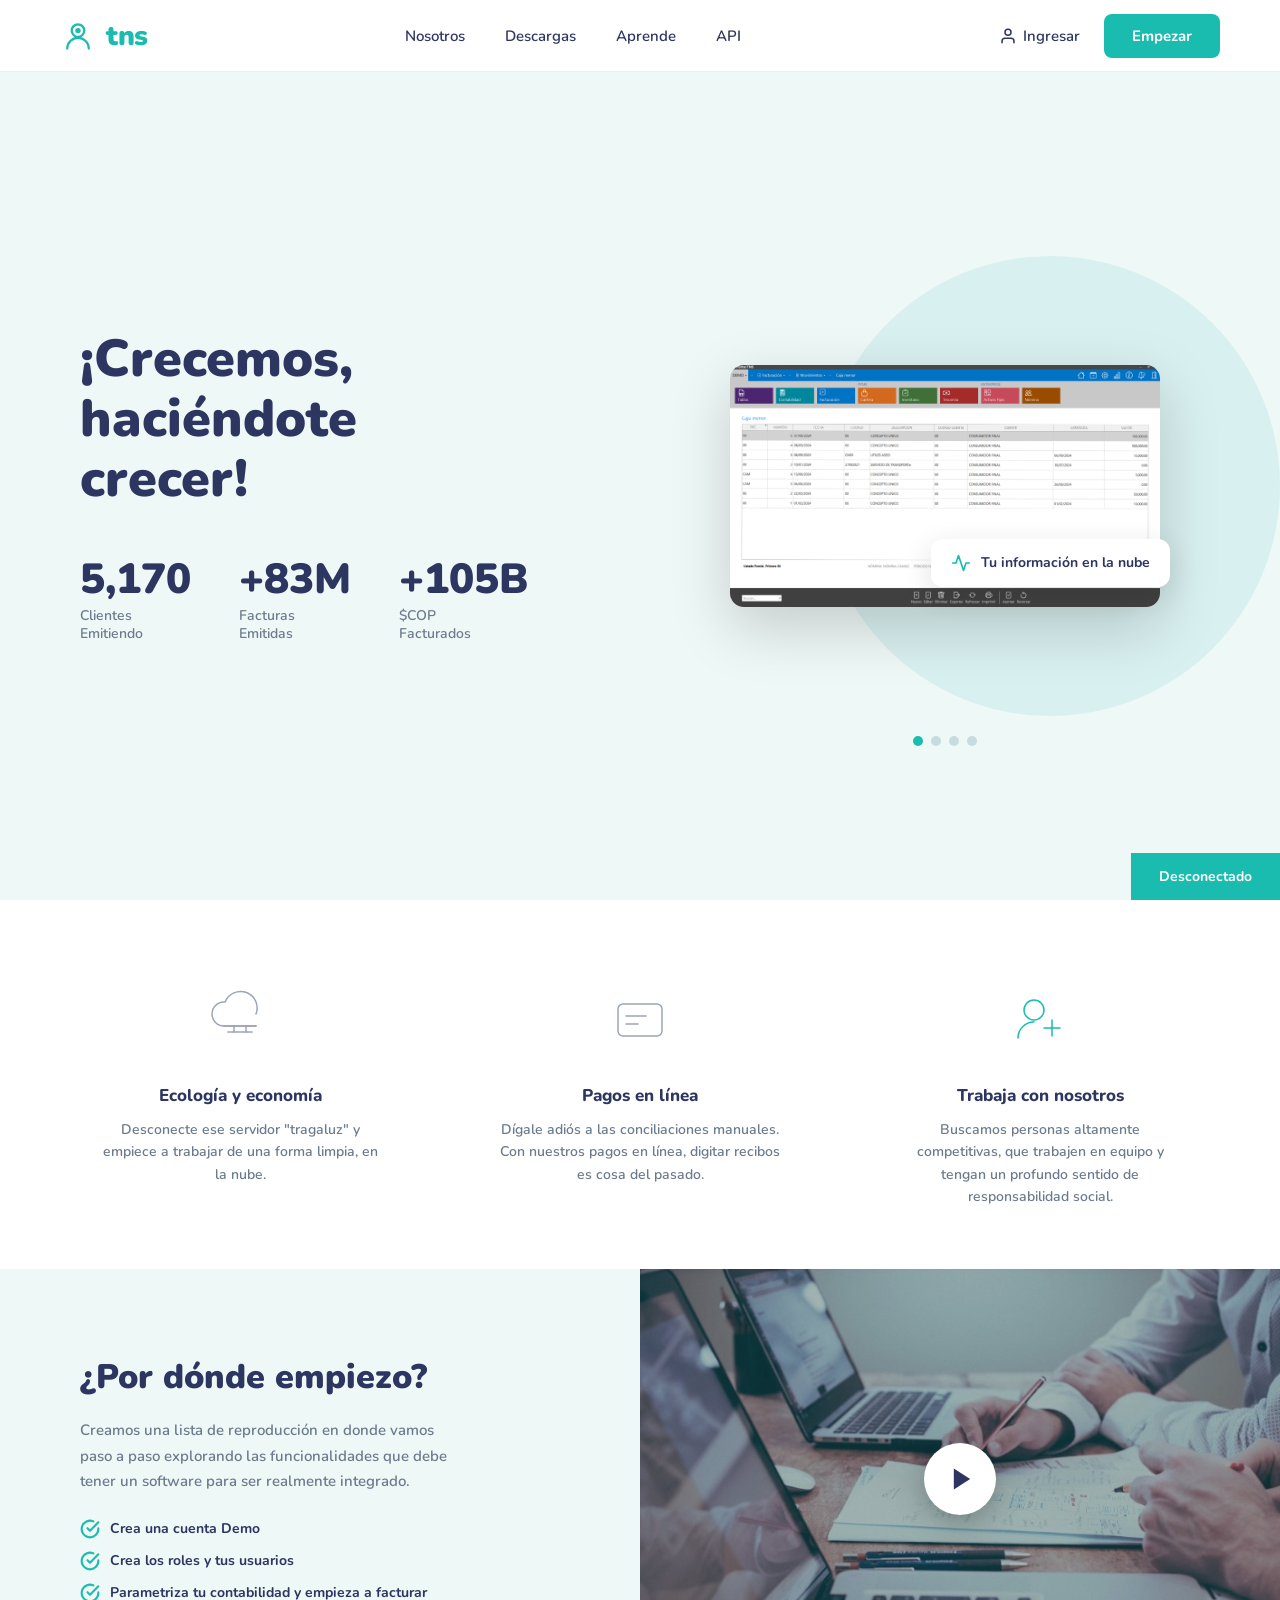
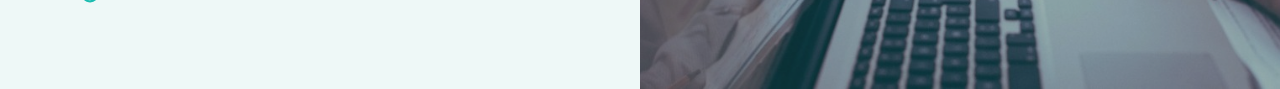
<file: wwwroot/index.html>
<!DOCTYPE html>
<html lang="es">
<head>
<meta charset="UTF-8">
<meta name="viewport" content="width=device-width, initial-scale=1.0">
<title>TNS - Crecemos, haciéndote crecer</title>
<link href="https://fonts.googleapis.com/css2?family=Nunito:wght@400;600;700;800;900&display=swap" rel="stylesheet">
<link rel="stylesheet" href="css/styles.css">
</head>
<body>

<!-- ══ NAVBAR ══ -->
<nav>
  <a href="#" class="nav-logo">
    <!--
      LOGO: coloca tu imagen en img/logotipo.webp
      Descomenta esto y borra el bloque svg+span de abajo:
    -->
    <!-- <img src="img/logotipo.webp" alt="TNS"> -->
    <svg class="nav-logo-icon" viewBox="0 0 40 40" fill="none">
      <circle cx="20" cy="14" r="7" stroke="#1abcb0" stroke-width="2.5"/>
      <path d="M8 34c0-6.627 5.373-12 12-12s12 5.373 12 12" stroke="#1abcb0" stroke-width="2.5" stroke-linecap="round"/>
      <circle cx="20" cy="14" r="3" fill="#1abcb0"/>
    </svg>
    <span class="nav-logo-text">tns</span>
  </a>

  <ul class="nav-links">
    <li><a href="#">Nosotros</a></li>

    <!-- ══ DROPDOWN DESCARGAS ══ -->
    <li class="nav-dropdown">
      <a href="#" class="nav-dropdown-toggle">Descargas</a>
      <div class="dropdown-menu">
        <div class="dropdown-col">
          <div class="dropdown-col-title">
            <svg width="16" height="16" viewBox="0 0 24 24" fill="none" stroke="currentColor" stroke-width="2" stroke-linecap="round" stroke-linejoin="round">
              <path d="M21 15v4a2 2 0 0 1-2 2H5a2 2 0 0 1-2-2v-4"/>
              <polyline points="7 10 12 15 17 10"/>
              <line x1="12" y1="15" x2="12" y2="3"/>
            </svg>
            Versiones
          </div>
          <!-- Cambia los href por las rutas que me indiques -->
          <a href="#" class="dropdown-link">Sector privado</a>
          <a href="#" class="dropdown-link">Sector oficial</a>
        </div>
        <div class="dropdown-divider"></div>
        <div class="dropdown-col">
          <div class="dropdown-col-title">
            <svg width="16" height="16" viewBox="0 0 24 24" fill="none" stroke="currentColor" stroke-width="2" stroke-linecap="round" stroke-linejoin="round">
              <path d="M14 2H6a2 2 0 0 0-2 2v16a2 2 0 0 0 2 2h12a2 2 0 0 0 2-2V8z"/>
              <polyline points="14 2 14 8 20 8"/>
            </svg>
            Manuales
          </div>
          <a href="manualprivado.html" class="dropdown-link">Sector privado</a>
          <a href="#" class="dropdown-link">Sector oficial</a>
          <a href="#" class="dropdown-link">Generales</a>
        </div>
      </div>
    </li>

    <li><a href="#">Aprende</a></li>
    <li><a href="#">API</a></li>
  </ul>

  <div class="nav-right">
    <a href="login.html" class="nav-ingresar">
      <svg viewBox="0 0 24 24" fill="none" stroke="currentColor" stroke-width="2" stroke-linecap="round" stroke-linejoin="round">
        <path d="M20 21v-2a4 4 0 0 0-4-4H8a4 4 0 0 0-4 4v2"/>
        <circle cx="12" cy="7" r="4"/>
      </svg>
      Ingresar
    </a>
    <a href="#" class="btn-empezar">Empezar</a>
  </div>
</nav>

<!-- ══ HERO ══ -->
<section class="hero">
  <div class="hero-left">
    <h1 class="hero-title">¡Crecemos, haciéndote<br>crecer!</h1>
    <div class="hero-stats">
      <div class="stat-item">
        <div class="stat-number">5,170</div>
        <div class="stat-label">Clientes<br>Emitiendo</div>
      </div>
      <div class="stat-item">
        <div class="stat-number">+83M</div>
        <div class="stat-label">Facturas<br>Emitidas</div>
      </div>
      <div class="stat-item">
        <div class="stat-number">+105B</div>
        <div class="stat-label">$COP<br>Facturados</div>
      </div>
    </div>
  </div>

  <div class="hero-right">
    <div class="hero-circle"></div>
    <div class="hero-img-wrap">
    <img src="img/carousel-2.png" alt="Portal TNS" class="hero-dashboard">
      <div class="hero-badge">
        <svg width="20" height="20" viewBox="0 0 24 24" fill="none" stroke="#1abcb0" stroke-width="2" stroke-linecap="round" stroke-linejoin="round">
          <polyline points="22 12 18 12 15 21 9 3 6 12 2 12"/>
        </svg>
        Tu información en la nube
      </div>
    </div>

    <div class="hero-dots">
      <div class="dot active"></div>
      <div class="dot"></div>
      <div class="dot"></div>
      <div class="dot"></div>
    </div>
  </div>
</section>

<!-- ══ FEATURES ══ -->
<section class="features">
  <div class="feature-item">
    <div class="feature-icon gray">
      <svg viewBox="0 0 64 64" fill="none" stroke="currentColor" xmlns="http://www.w3.org/2000/svg">
        <path d="M48 38H16a12 12 0 0 1 0-24h1.1A16 16 0 0 1 48 26" stroke-linecap="round" stroke-linejoin="round"/>
        <path d="M16 38h32" stroke-linecap="round"/>
        <path d="M26 38v6M38 38v6" stroke-linecap="round"/>
        <line x1="20" y1="44" x2="44" y2="44" stroke-linecap="round"/>
      </svg>
    </div>
    <div class="feature-title">Ecología y economía</div>
    <div class="feature-desc">Desconecte ese servidor "tragaluz" y empiece a trabajar de una forma limpia, en la nube.</div>
  </div>

  <div class="feature-item">
    <div class="feature-icon gray">
      <svg viewBox="0 0 64 64" fill="none" stroke="currentColor" xmlns="http://www.w3.org/2000/svg">
        <rect x="10" y="16" width="44" height="32" rx="5" stroke-linecap="round" stroke-linejoin="round"/>
        <line x1="18" y1="28" x2="38" y2="28" stroke-linecap="round"/>
        <line x1="18" y1="36" x2="30" y2="36" stroke-linecap="round"/>
      </svg>
    </div>
    <div class="feature-title">Pagos en línea</div>
    <div class="feature-desc">Dígale adiós a las conciliaciones manuales. Con nuestros pagos en línea, digitar recibos es cosa del pasado.</div>
  </div>

  <div class="feature-item">
    <div class="feature-icon teal">
      <svg viewBox="0 0 64 64" fill="none" stroke="currentColor" xmlns="http://www.w3.org/2000/svg">
        <circle cx="26" cy="22" r="10" stroke-linecap="round" stroke-linejoin="round"/>
        <path d="M10 50c0-8.837 7.163-16 16-16" stroke-linecap="round"/>
        <path d="M44 32v16M36 40h16" stroke-linecap="round"/>
      </svg>
    </div>
    <div class="feature-title">Trabaja con nosotros</div>
    <div class="feature-desc">Buscamos personas altamente competitivas, que trabajen en equipo y tengan un profundo sentido de responsabilidad social.</div>
  </div>
</section>

<!-- ══ ¿POR DÓNDE EMPIEZO? ══ -->
<section class="how-section">
  <div class="how-left">
    <h2>¿Por dónde empiezo?</h2>
    <p>Creamos una lista de reproducción en donde vamos paso a paso explorando las funcionalidades que debe tener un software para ser realmente integrado.</p>
    <ul class="how-checklist">
      <li>
        <svg viewBox="0 0 24 24" fill="none" stroke="currentColor" stroke-width="2.5" stroke-linecap="round" stroke-linejoin="round">
          <path d="M22 11.08V12a10 10 0 1 1-5.93-9.14"/>
          <polyline points="22 4 12 14.01 9 11.01"/>
        </svg>
        Crea una cuenta Demo
      </li>
      <li>
        <svg viewBox="0 0 24 24" fill="none" stroke="currentColor" stroke-width="2.5" stroke-linecap="round" stroke-linejoin="round">
          <path d="M22 11.08V12a10 10 0 1 1-5.93-9.14"/>
          <polyline points="22 4 12 14.01 9 11.01"/>
        </svg>
        Crea los roles y tus usuarios
      </li>
      <li>
        <svg viewBox="0 0 24 24" fill="none" stroke="currentColor" stroke-width="2.5" stroke-linecap="round" stroke-linejoin="round">
          <path d="M22 11.08V12a10 10 0 1 1-5.93-9.14"/>
          <polyline points="22 4 12 14.01 9 11.01"/>
        </svg>
        Parametriza tu contabilidad y empieza a facturar
      </li>
    </ul>
  </div>
  <div class="how-right">
    <div class="how-placeholder">
    </div>
    <div class="how-right-overlay">
      <div class="play-btn" id="playBtn">
        <svg viewBox="0 0 24 24"><polygon points="5 3 19 12 5 21 5 3"/></svg>
      </div>
    </div>
  </div>
</section>

<button class="floating-btn">Desconectado</button>

<script src="js/main.js"></script>
</body>
</html>
</file>
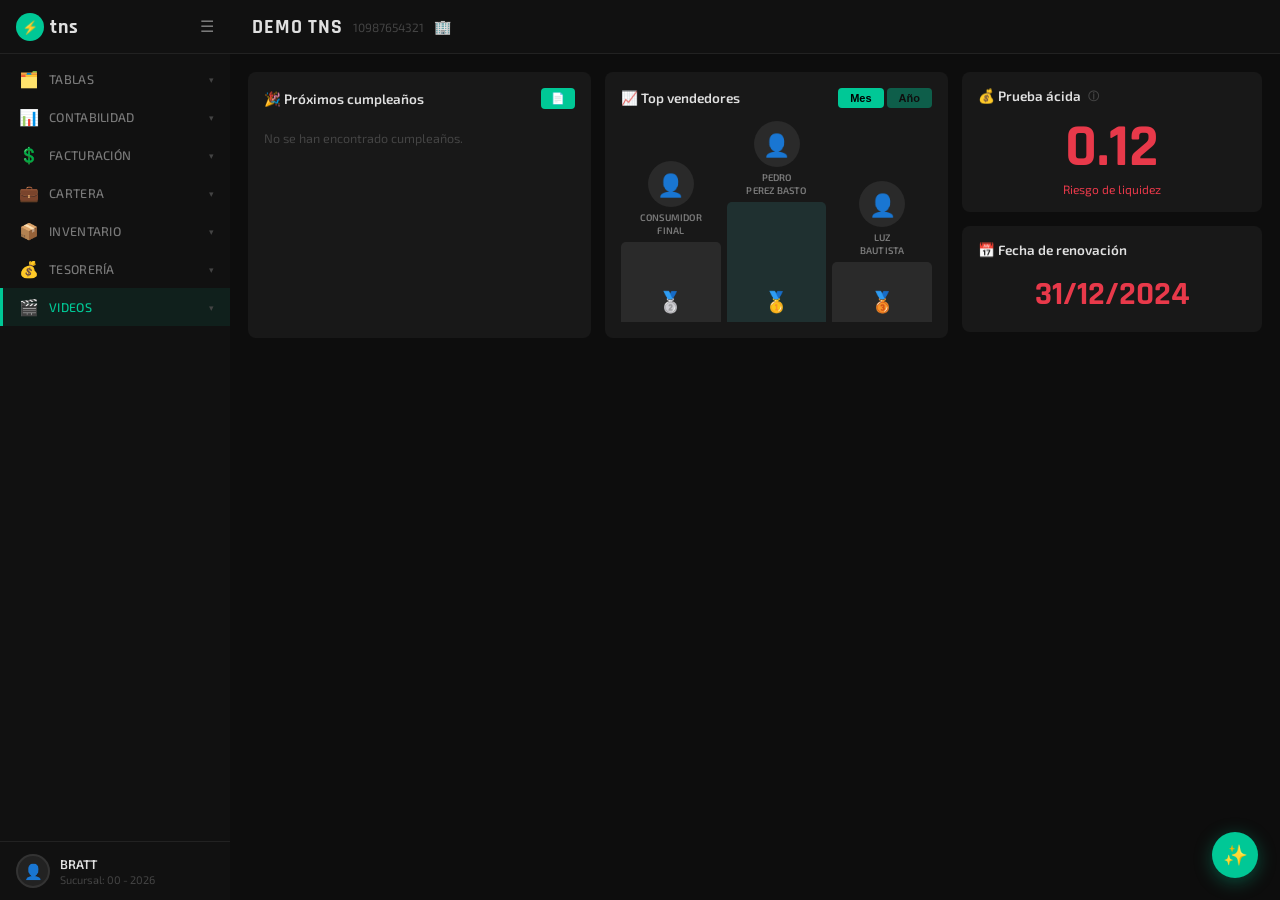
<file: wwwroot/DashBoard.html>
<!DOCTYPE html>
<html lang="es">
<head>
  <meta charset="UTF-8" />
  <meta name="viewport" content="width=device-width, initial-scale=1.0"/>
  <title>TNS — Dashboard</title>
  <link rel="stylesheet" href="css/DashBoard.css" />
</head>
<body>

<!-- SIDEBAR -->
<aside class="sidebar">
  <div class="sidebar-logo">
    <div class="logo-wrap">
      <div class="logo-circle">⚡</div>
      <span class="logo-text">tns</span>
    </div>
    <button class="hamburger">☰</button>
  </div>

  <nav class="nav">

    <div class="nav-item" onclick="toggle(this)">
      <span class="nav-icon">🗂️</span>
      <span class="nav-label">TABLAS</span>
      <span class="nav-chevron">▾</span>
    </div>
    <div class="nav-sub">
      <div class="nav-sub-item">Clientes</div>
      <div class="nav-sub-item">Proveedores</div>
    </div>

    <div class="nav-item" onclick="toggle(this)">
      <span class="nav-icon">📊</span>
      <span class="nav-label">CONTABILIDAD</span>
      <span class="nav-chevron">▾</span>
    </div>
    <div class="nav-sub">
      <div class="nav-sub-item">Cuentas</div>
      <div class="nav-sub-item">Balances</div>
    </div>

    <div class="nav-item" onclick="toggle(this)">
      <span class="nav-icon">💲</span>
      <span class="nav-label">FACTURACIÓN</span>
      <span class="nav-chevron">▾</span>
    </div>
    <div class="nav-sub">
      <div class="nav-sub-item">Facturas</div>
      <div class="nav-sub-item">Cotizaciones</div>
    </div>

    <div class="nav-item" onclick="toggle(this)">
      <span class="nav-icon">💼</span>
      <span class="nav-label">CARTERA</span>
      <span class="nav-chevron">▾</span>
    </div>
    <div class="nav-sub">
      <div class="nav-sub-item">Por cobrar</div>
      <div class="nav-sub-item">Por pagar</div>
    </div>

    <div class="nav-item" onclick="toggle(this)">
      <span class="nav-icon">📦</span>
      <span class="nav-label">INVENTARIO</span>
      <span class="nav-chevron">▾</span>
    </div>
    <div class="nav-sub">
      <div class="nav-sub-item">Stock</div>
      <div class="nav-sub-item">Movimientos</div>
    </div>

    <div class="nav-item" onclick="toggle(this)">
      <span class="nav-icon">💰</span>
      <span class="nav-label">TESORERÍA</span>
      <span class="nav-chevron">▾</span>
    </div>
    <div class="nav-sub">
      <div class="nav-sub-item">Cajas</div>
      <div class="nav-sub-item">Bancos</div>
    </div>

    <div class="nav-item active" onclick="toggle(this)">
      <span class="nav-icon">🎬</span>
      <span class="nav-label">VIDEOS</span>
      <span class="nav-chevron">▾</span>
    </div>
    <div class="nav-sub">
      <div class="nav-sub-item">Subir video</div>
      <div class="nav-sub-item">Editar video</div>
      <div class="nav-sub-item">Borrar video</div>
    </div>

  </nav>

  <div class="sidebar-user">
    <div class="user-avatar">👤</div>
    <div>
      <div class="user-name">BRATT</div>
      <div class="user-branch">Sucursal: 00 - 2026</div>
    </div>
  </div>
</aside>

<!-- MAIN -->
<div class="main">

  <header class="header">
    <span class="header-title">DEMO TNS</span>
    <span class="header-nit">10987654321</span>
    <span class="header-icon">🏢</span>
  </header>

  <div class="content">

    <!-- Próximos cumpleaños -->
    <div class="card">
      <div class="card-header">
        <span class="card-title">🎉 Próximos cumpleaños</span>
        <button class="btn-green">📄</button>
      </div>
      <div class="empty-text">No se han encontrado cumpleaños.</div>
    </div>

    <!-- Top vendedores -->
    <div class="card">
      <div class="card-header">
        <span class="card-title">📈 Top vendedores</span>
        <div class="btn-toggle-group">
          <button class="btn-toggle active">Mes</button>
          <button class="btn-toggle">Año</button>
        </div>
      </div>
      <div class="podium">
        <!-- 2do lugar izquierda -->
        <div class="podium-col">
          <div class="podium-avatar">👤</div>
          <div class="podium-name">CONSUMIDOR<br>FINAL</div>
          <div class="podium-bar"><span class="podium-medal">🥈</span></div>
        </div>
        <!-- 1er lugar centro -->
        <div class="podium-col">
          <div class="podium-avatar">👤</div>
          <div class="podium-name">PEDRO<br>PEREZ BASTO</div>
          <div class="podium-bar"><span class="podium-medal">🥇</span></div>
        </div>
        <!-- 3er lugar derecha -->
        <div class="podium-col">
          <div class="podium-avatar">👤</div>
          <div class="podium-name">LUZ<br>BAUTISTA</div>
          <div class="podium-bar"><span class="podium-medal">🥉</span></div>
        </div>
      </div>
    </div>

    <!-- Col derecha: prueba acida + fecha renovacion + videos -->
    <div class="col-right">

      <div class="card">
        <div class="card-header">
          <span class="card-title">💰 Prueba ácida <span style="font-size:11px;color:var(--text-muted)">ⓘ</span></span>
        </div>
        <div class="acid-value">0.12</div>
        <div class="acid-sub">Riesgo de liquidez</div>
      </div>

      <div class="card">
        <div class="card-header">
          <span class="card-title">📅 Fecha de renovación</span>
        </div>
        <div class="renewal-value">31/12/2024</div>
      </div>



    </div>

  </div>
</div>

<!-- FAB -->
<button class="fab">✨</button>

<script>
  function toggle(item) {
    const sub = item.nextElementSibling;
    if (!sub || !sub.classList.contains('nav-sub')) return;
    const open = sub.classList.toggle('open');
    item.querySelector('.nav-chevron').style.transform = open ? 'rotate(180deg)' : '';
  }

  document.querySelectorAll('.btn-toggle').forEach(btn => {
    btn.addEventListener('click', () => {
      btn.closest('.btn-toggle-group').querySelectorAll('.btn-toggle').forEach(b => b.classList.remove('active'));
      btn.classList.add('active');
    });
  });
</script>

</body>
</html>
</file>
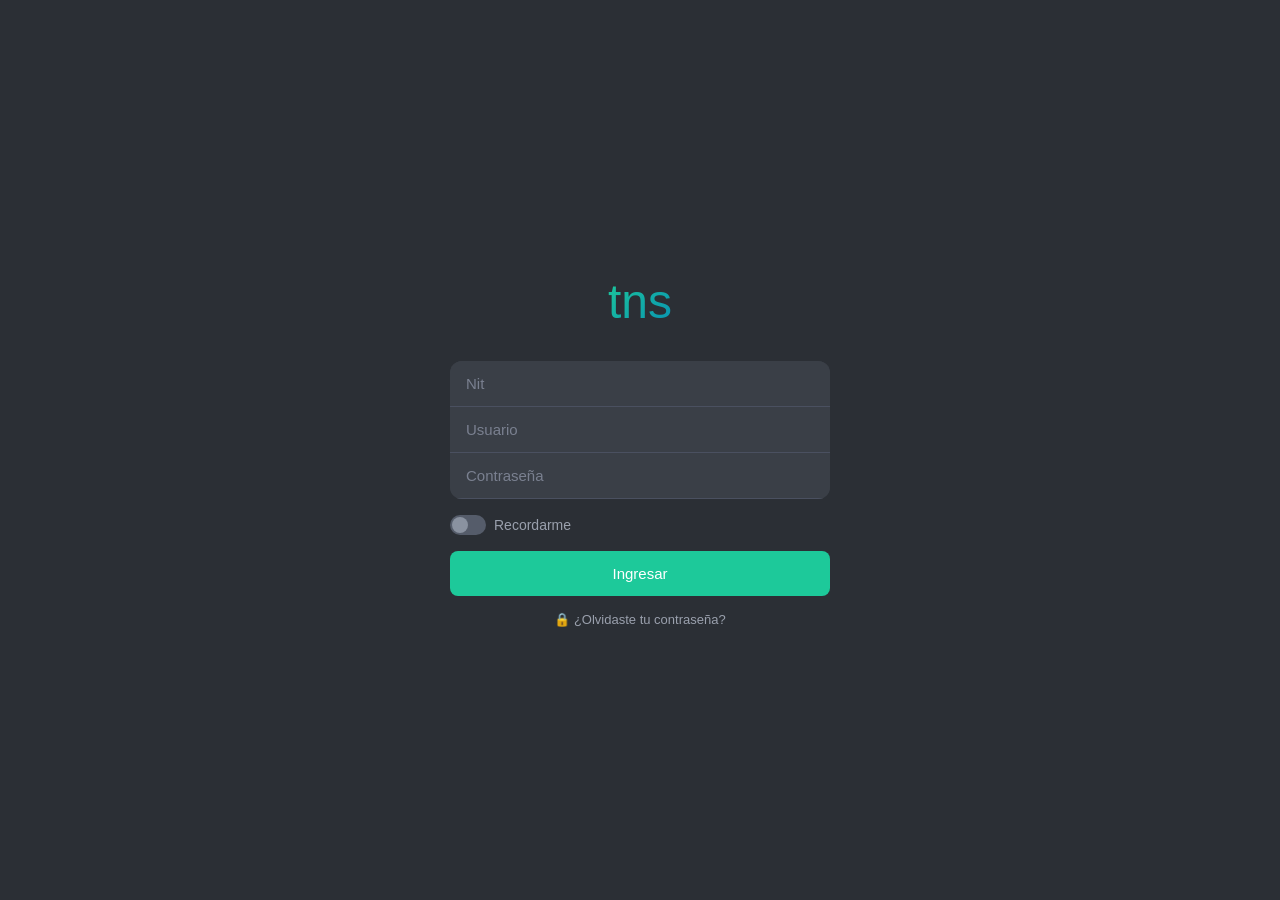
<file: wwwroot/login.html>
<!DOCTYPE html>
<html lang="es">
<head>
    <meta charset="UTF-8">
    <title>TNS - Login</title>
    <link rel="stylesheet" href="css/login.css">
</head>
<body>

    <div class="logo">
        <span class="logo-text">tns</span>
    </div>

    <div class="card">
        <input type="number" id="Nit" placeholder="Nit"/>
        <input type="text" id="Usuario" placeholder="Usuario"/>
        <input type="password" id="Contraseña" placeholder="Contraseña"/>
    </div>

    <div class="extras">
        <div class="toggle" id="toggle" onclick="this.classList.toggle('on')">
            <div class="toggle-circle"></div>
        </div>
        <span class="extras-label">Recordarme</span>
    </div>

    <button class="btn-ingresar" onclick="ingresar()">Ingresar</button>
    <p class="error" id="error"></p>
    <span class="forgot">🔒 ¿Olvidaste tu contraseña?</span>

    <script src="js/login.js"></script>
</body>
</html>
</file>
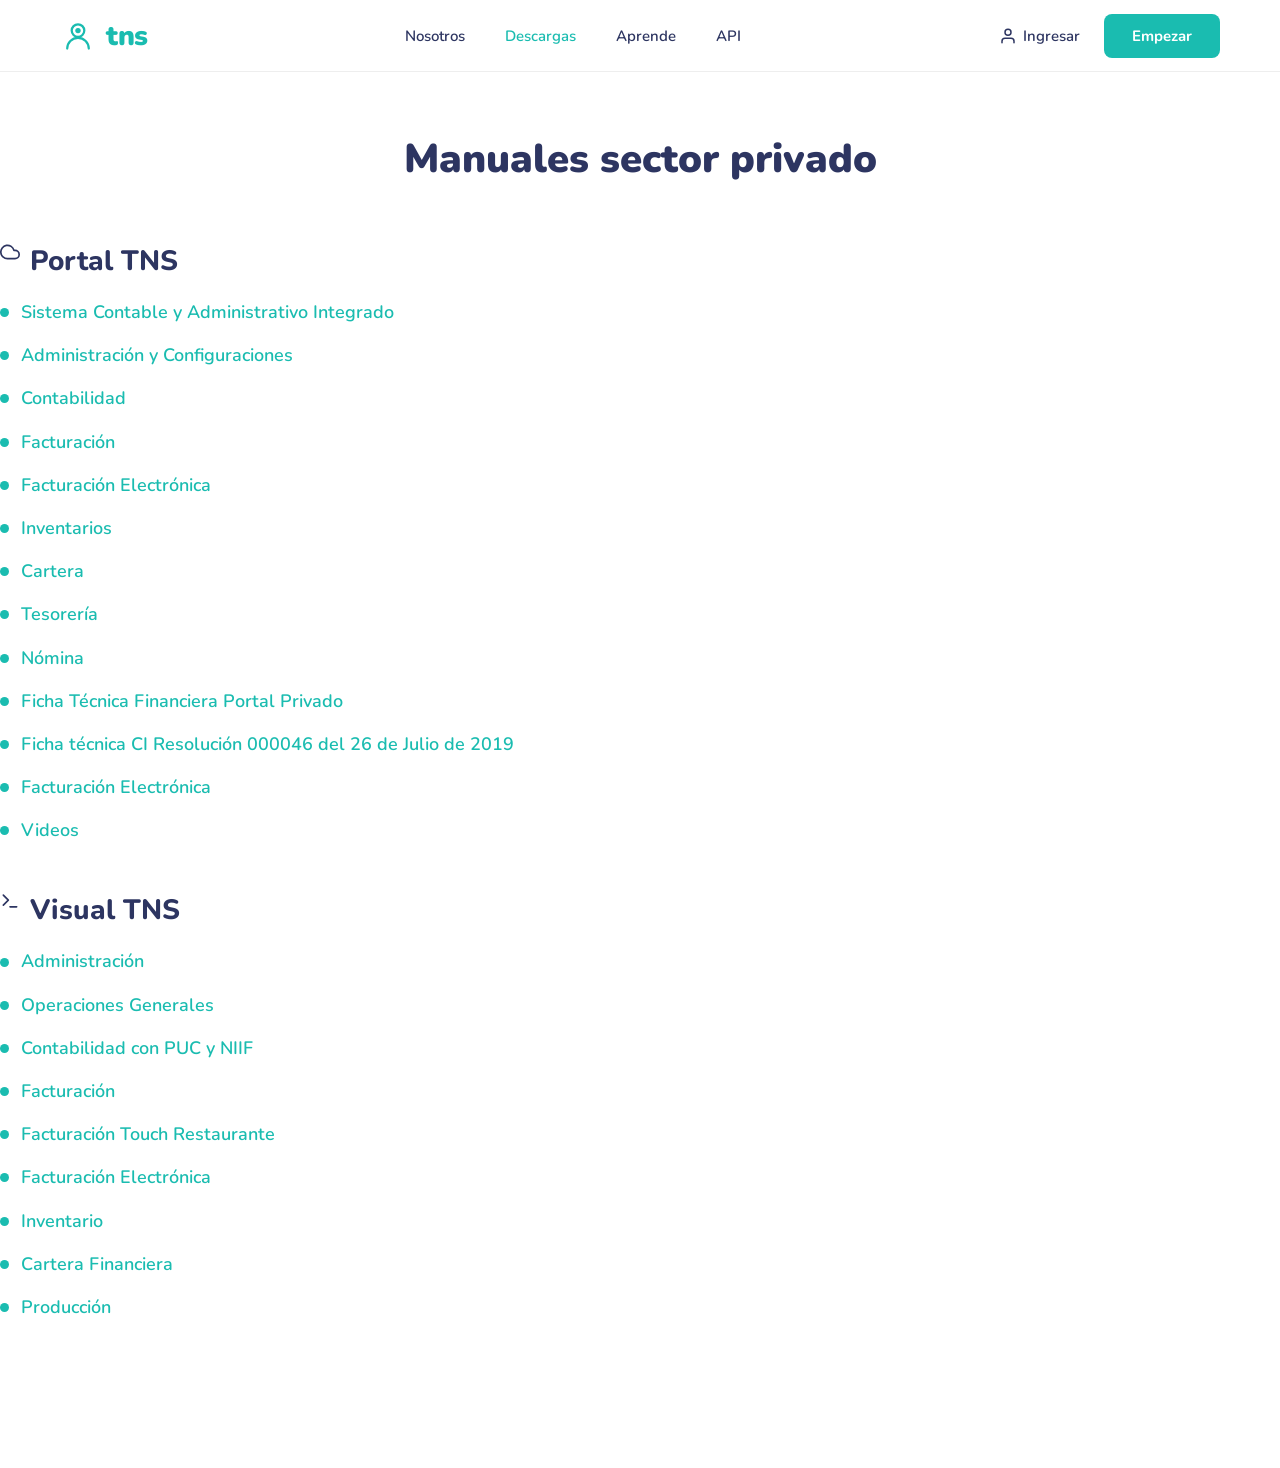
<file: wwwroot/manualprivado.html>
<!DOCTYPE html>
<html lang="es">
<head>
<meta charset="UTF-8">
<meta name="viewport" content="width=device-width, initial-scale=1.0">
<title>TNS - Manuales Sector Privado</title>
<link href="https://fonts.googleapis.com/css2?family=Nunito:wght@400;600;700;800;900&display=swap" rel="stylesheet">
<link rel="stylesheet" href="css/styles.css">
<link rel="stylesheet" href="css/manualprivado.css">
</head>
<body>

<!-- ══ NAVBAR ══ -->
<nav>
  <a href="index.html" class="nav-logo">
    <!-- <img src="img/logotipo.webp" alt="TNS"> -->
    <svg class="nav-logo-icon" viewBox="0 0 40 40" fill="none">
      <circle cx="20" cy="14" r="7" stroke="#1abcb0" stroke-width="2.5"/>
      <path d="M8 34c0-6.627 5.373-12 12-12s12 5.373 12 12" stroke="#1abcb0" stroke-width="2.5" stroke-linecap="round"/>
      <circle cx="20" cy="14" r="3" fill="#1abcb0"/>
    </svg>
    <span class="nav-logo-text">tns</span>
  </a>

  <ul class="nav-links">
    <li><a href="#">Nosotros</a></li>

    <li class="nav-dropdown">
      <a href="#" class="nav-dropdown-toggle active-link">Descargas</a>
      <div class="dropdown-menu">
        <div class="dropdown-col">
          <div class="dropdown-col-title">
            <svg width="16" height="16" viewBox="0 0 24 24" fill="none" stroke="currentColor" stroke-width="2" stroke-linecap="round" stroke-linejoin="round">
              <path d="M21 15v4a2 2 0 0 1-2 2H5a2 2 0 0 1-2-2v-4"/>
              <polyline points="7 10 12 15 17 10"/>
              <line x1="12" y1="15" x2="12" y2="3"/>
            </svg>
            Versiones
          </div>
          <a href="#" class="dropdown-link">Sector privado</a>
          <a href="#" class="dropdown-link">Sector oficial</a>
        </div>
        <div class="dropdown-divider"></div>
        <div class="dropdown-col">
          <div class="dropdown-col-title">
            <svg width="16" height="16" viewBox="0 0 24 24" fill="none" stroke="currentColor" stroke-width="2" stroke-linecap="round" stroke-linejoin="round">
              <path d="M14 2H6a2 2 0 0 0-2 2v16a2 2 0 0 0 2 2h12a2 2 0 0 0 2-2V8z"/>
              <polyline points="14 2 14 8 20 8"/>
            </svg>
            Manuales
          </div>
          <a href="manualprivado.html" class="dropdown-link">Sector privado</a>
          <a href="#" class="dropdown-link">Sector oficial</a>
          <a href="#" class="dropdown-link">Generales</a>
        </div>
      </div>
    </li>

    <li><a href="#">Aprende</a></li>
    <li><a href="#">API</a></li>
  </ul>

  <div class="nav-right">
    <a href="#" class="nav-ingresar">
      <svg viewBox="0 0 24 24" fill="none" stroke="currentColor" stroke-width="2" stroke-linecap="round" stroke-linejoin="round">
        <path d="M20 21v-2a4 4 0 0 0-4-4H8a4 4 0 0 0-4 4v2"/>
        <circle cx="12" cy="7" r="4"/>
      </svg>
      Ingresar
    </a>
    <a href="#" class="btn-empezar">Empezar</a>
  </div>
</nav>

<!-- ══ CONTENIDO ══ -->
<main class="manual-main">
  <h1 class="manual-title">Manuales sector privado</h1>

  <!-- ══ PORTAL TNS ══ -->
  <section class="manual-section">
    <div class="manual-group-title">
      <svg width="20" height="20" viewBox="0 0 24 24" fill="none" stroke="currentColor" stroke-width="2" stroke-linecap="round" stroke-linejoin="round">
        <path d="M18 10h-1.26A8 8 0 1 0 9 20h9a5 5 0 0 0 0-10z"/>
      </svg>
      Portal TNS
    </div>
    <ul class="manual-list">
      <li><a href="#">Sistema Contable y Administrativo Integrado</a></li>
      <li><a href="#">Administración y Configuraciones</a></li>
      <li><a href="#">Contabilidad</a></li>
      <li><a href="#">Facturación</a></li>
      <li><a href="#">Facturación Electrónica</a></li>
      <li><a href="#">Inventarios</a></li>
      <li><a href="#">Cartera</a></li>
      <li><a href="#">Tesorería</a></li>
      <li><a href="#">Nómina</a></li>
      <li><a href="#">Ficha Técnica Financiera Portal Privado</a></li>
      <li><a href="#">Ficha técnica CI Resolución 000046 del 26 de Julio de 2019</a></li>
      <li><a href="#">Facturación Electrónica</a></li>
      <li><a href="#">Videos</a></li>
    </ul>
  </section>

  <!-- ══ VISUAL TNS ══ -->
  <section class="manual-section">
    <div class="manual-group-title">
      <svg width="20" height="20" viewBox="0 0 24 24" fill="none" stroke="currentColor" stroke-width="2" stroke-linecap="round" stroke-linejoin="round">
        <polyline points="4 17 10 11 4 5"/>
        <line x1="12" y1="19" x2="20" y2="19"/>
      </svg>
      Visual TNS
    </div>
    <ul class="manual-list">
      <li><a href="#">Administración</a></li>
      <li><a href="#">Operaciones Generales</a></li>
      <li><a href="#">Contabilidad con PUC y NIIF</a></li>
      <li><a href="#">Facturación</a></li>
      <li><a href="#">Facturación Touch Restaurante</a></li>
      <li><a href="#">Facturación Electrónica</a></li>
      <li><a href="#">Inventario</a></li>
      <li><a href="#">Cartera Financiera</a></li>
      <li><a href="#">Producción</a></li>
    </ul>
  </section>
</main>

<script src="js/main.js"></script>
</body>
</html>
</file>
<file: wwwroot/css/styles.css>
*, *::before, *::after {
  box-sizing: border-box;
  margin: 0;
  padding: 0;
}

:root {
  --teal: #1abcb0;
  --teal-dark: #0fa89d;
  --teal-light: #e8f8f7;
  --navy: #2d3561;
  --gray: #6b7a8d;
  --light-bg: #eef8f7;
  --white: #ffffff;
  --font: 'Nunito', sans-serif;
}

html {
  scroll-behavior: smooth;
}

body {
  font-family: var(--font);
  background: var(--white);
  color: var(--navy);
  overflow-x: hidden;
}

/* ══ NAVBAR ══ */
nav {
  position: sticky;
  top: 0;
  z-index: 100;
  background: var(--white);
  display: flex;
  align-items: center;
  justify-content: space-between;
  padding: 0 60px;
  height: 72px;
  border-bottom: 1px solid #eee;
}

.nav-logo {
  display: flex;
  align-items: center;
  gap: 10px;
  text-decoration: none;
}

.nav-logo img {
  height: 36px;
}

.nav-logo-icon {
  width: 36px;
  height: 36px;
}

.nav-logo-text {
  font-size: 28px;
  font-weight: 900;
  color: var(--teal);
  letter-spacing: -0.5px;
}

.nav-links {
  display: flex;
  align-items: center;
  gap: 40px;
  list-style: none;
}

.nav-links a {
  text-decoration: none;
  color: var(--navy);
  font-size: 15px;
  font-weight: 600;
  transition: color 0.2s;
}

.nav-links a:hover {
  color: var(--teal);
}

.nav-right {
  display: flex;
  align-items: center;
  gap: 24px;
}

.nav-ingresar {
  display: flex;
  align-items: center;
  gap: 6px;
  text-decoration: none;
  color: var(--navy);
  font-size: 15px;
  font-weight: 600;
  transition: color 0.2s;
}

.nav-ingresar:hover {
  color: var(--teal);
}

.nav-ingresar svg {
  width: 18px;
  height: 18px;
}

.btn-empezar {
  background: var(--teal);
  color: var(--white);
  border: none;
  padding: 12px 28px;
  border-radius: 8px;
  font-size: 15px;
  font-weight: 700;
  font-family: var(--font);
  cursor: pointer;
  transition: background 0.2s, transform 0.15s;
  text-decoration: none;
}

.btn-empezar:hover {
  background: var(--teal-dark);
  transform: translateY(-1px);
}

/* ══ HERO ══ */
.hero {
  min-height: calc(100vh - 72px);
  background: var(--light-bg);
  display: grid;
  grid-template-columns: 1fr 1fr;
  align-items: center;
  padding: 60px 60px 60px 80px;
  gap: 40px;
  position: relative;
  overflow: hidden;
}

.hero-left {
  max-width: 520px;
}

.hero-title {
  font-size: 52px;
  font-weight: 900;
  line-height: 1.15;
  color: var(--navy);
  margin-bottom: 50px;
}

.hero-stats {
  display: flex;
  gap: 48px;
}

.stat-number {
  font-size: 42px;
  font-weight: 900;
  color: var(--navy);
  line-height: 1;
  margin-bottom: 6px;
}

.stat-label {
  font-size: 14px;
  font-weight: 600;
  color: var(--gray);
  line-height: 1.3;
}

/* ══ HERO RIGHT ══ */
.hero-right {
  position: relative;
  display: flex;
  justify-content: center;
  align-items: center;
  height: 520px;
}

.hero-circle {
  position: absolute;
  right: -60px;
  top: 50%;
  transform: translateY(-50%);
  width: 460px;
  height: 460px;
  background: rgba(200, 235, 235, 0.55);
  border-radius: 50%;
  z-index: 0;
}

.hero-img-wrap {
  position: relative;
  z-index: 1;
}

.hero-dashboard {
  width: 430px;
  max-width: 100%;
  border-radius: 14px;
  box-shadow: 0 20px 60px rgba(0, 0, 0, 0.18);
  display: block;
}

.placeholder-box {
  min-height: 280px;
  background: #1e2a38;
  display: flex;
  align-items: center;
  justify-content: center;
}

.placeholder-box span {
  color: #4a6a7a;
  font-size: 13px;
  font-weight: 700;
  text-align: center;
  padding: 20px;
}

.placeholder-box code {
  color: var(--teal);
}

.hero-badge {
  position: absolute;
  bottom: 20px;
  right: -10px;
  background: var(--white);
  border-radius: 12px;
  padding: 14px 20px;
  display: flex;
  align-items: center;
  gap: 10px;
  box-shadow: 0 8px 30px rgba(0, 0, 0, 0.12);
  font-size: 14px;
  font-weight: 700;
  color: var(--navy);
  z-index: 2;
}

.hero-dots {
  display: flex;
  gap: 8px;
  position: absolute;
  bottom: 0;
  left: 50%;
  transform: translateX(-50%);
}

.dot {
  width: 10px;
  height: 10px;
  border-radius: 50%;
  background: #c5dde0;
  cursor: pointer;
  transition: background 0.2s;
}

.dot.active {
  background: var(--teal);
}

/* ══ FEATURES ══ */
.features {
  background: var(--white);
  padding: 80px 60px 60px;
  display: grid;
  grid-template-columns: repeat(3, 1fr);
  gap: 40px;
  text-align: center;
}

.feature-icon {
  width: 80px;
  height: 80px;
  margin: 0 auto 24px;
  display: flex;
  align-items: center;
  justify-content: center;
}

.feature-icon svg {
  width: 64px;
  height: 64px;
  stroke-width: 1.5;
}

.feature-icon.gray svg {
  stroke: #9aa5b8;
}

.feature-icon.teal svg {
  stroke: var(--teal);
}

.feature-title {
  font-size: 17px;
  font-weight: 800;
  color: var(--navy);
  margin-bottom: 12px;
}

.feature-desc {
  font-size: 14px;
  font-weight: 600;
  color: var(--gray);
  line-height: 1.6;
  max-width: 280px;
  margin: 0 auto;
}

/* ══ ¿POR DÓNDE EMPIEZO? ══ */
.how-section {
  display: grid;
  grid-template-columns: 1fr 1fr;
  min-height: 420px;
}

.how-left {
  background: var(--light-bg);
  padding: 70px 70px 70px 80px;
  display: flex;
  flex-direction: column;
  justify-content: center;
}

.how-left h2 {
  font-size: 34px;
  font-weight: 900;
  color: var(--navy);
  margin-bottom: 18px;
}

.how-left p {
  font-size: 15px;
  font-weight: 600;
  color: var(--gray);
  line-height: 1.7;
  margin-bottom: 24px;
  max-width: 380px;
}

.how-checklist {
  list-style: none;
  display: flex;
  flex-direction: column;
  gap: 12px;
}

.how-checklist li {
  display: flex;
  align-items: center;
  gap: 10px;
  font-size: 14px;
  font-weight: 700;
  color: var(--navy);
}

.how-checklist li svg {
  width: 20px;
  height: 20px;
  flex-shrink: 0;
  color: var(--teal);
}

/* ══ HOW RIGHT (imagen fondo) ══ */
/* Cuando tengas la imagen, cambia la línea de background-image */
.how-right {
  position: relative;
  overflow: hidden;
  min-height: 380px;
  background: #2d4a5c url('../img/team.jpg') center / cover no-repeat;
}

.how-placeholder {
  position: absolute;
  inset: 0;
  display: flex;
  align-items: center;
  justify-content: center;
  z-index: 0;
}

.how-placeholder span {
  color: rgba(255, 255, 255, 0.4);
  font-size: 13px;
  font-weight: 700;
  text-align: center;
}

.how-placeholder code {
  color: var(--teal);
}

.how-right-overlay {
  position: absolute;
  inset: 0;
  background: rgba(30, 50, 70, 0.35);
  display: flex;
  align-items: center;
  justify-content: center;
  z-index: 1;
}

.play-btn {
  width: 72px;
  height: 72px;
  background: var(--white);
  border-radius: 50%;
  display: flex;
  align-items: center;
  justify-content: center;
  cursor: pointer;
  box-shadow: 0 8px 30px rgba(0, 0, 0, 0.25);
  transition: transform 0.2s;
}

.play-btn:hover {
  transform: scale(1.08);
}

.play-btn svg {
  width: 28px;
  height: 28px;
  fill: var(--navy);
  margin-left: 4px;
}

/* ══ BOTÓN FLOTANTE ══ */
.floating-btn {
  position: fixed;
  bottom: 0;
  right: 0;
  background: var(--teal);
  color: var(--white);
  font-family: var(--font);
  font-size: 14px;
  font-weight: 700;
  padding: 14px 28px;
  border: none;
  cursor: pointer;
  z-index: 200;
}

/* ══ DROPDOWN DESCARGAS ══ */
.nav-dropdown {
  position: relative;
}

.nav-dropdown-toggle {
  cursor: pointer;
}

.nav-dropdown-toggle.active {
  color: var(--teal);
}

.nav-dropdown.open .nav-dropdown-toggle {
  color: var(--teal);
}

.dropdown-menu {
  display: none;
  position: absolute;
  top: calc(100% + 8px);
  left: 50%;
  transform: translateX(-50%);
  background: var(--white);
  border-radius: 14px;
  box-shadow: 0 12px 40px rgba(0, 0, 0, 0.12);
  padding: 28px 32px;
  gap: 32px;
  min-width: 420px;
  z-index: 200;
  grid-template-columns: 1fr auto 1fr;
  align-items: start;
}

.nav-dropdown.open .dropdown-menu {
  display: grid;
}

.dropdown-col {
  display: flex;
  flex-direction: column;
  gap: 14px;
}

.dropdown-col-title {
  display: flex;
  align-items: center;
  gap: 8px;
  font-size: 15px;
  font-weight: 800;
  color: var(--navy);
  margin-bottom: 4px;
}

.dropdown-col-title svg {
  color: var(--navy);
  flex-shrink: 0;
}

.dropdown-link {
  text-decoration: none;
  font-size: 14px;
  font-weight: 600;
  color: var(--gray);
  transition: color 0.2s;
  padding-left: 24px;
}

.dropdown-link:hover {
  color: var(--teal);
}

.dropdown-divider {
  width: 1px;
  background: #e8eaed;
  align-self: stretch;
}

/* ══ RESPONSIVE ══ */
@media (max-width: 900px) {
  nav {
    padding: 0 24px;
  }

  .nav-links {
    gap: 20px;
  }

  .hero {
    grid-template-columns: 1fr;
    padding: 40px 24px;
    text-align: center;
  }

  .hero-left {
    max-width: 100%;
  }

  .hero-title {
    font-size: 36px;
  }

  .hero-stats {
    justify-content: center;
  }

  .hero-right {
    height: 320px;
  }

  .hero-dashboard {
    width: 300px;
  }

  .features {
    grid-template-columns: 1fr;
    padding: 40px 24px;
  }

  .how-section {
    grid-template-columns: 1fr;
  }

  .how-left {
    padding: 40px 24px;
  }

  .how-right {
    min-height: 260px;
  }
  .how-right { background-image: url('../img/team.jpg') }
}
</file>
<file: wwwroot/css/DashBoard.css>
@import url('https://fonts.googleapis.com/css2?family=Rajdhani:wght@500;600;700&family=Exo+2:wght@300;400;500;600&display=swap');

*, *::before, *::after { box-sizing: border-box; margin: 0; padding: 0; }

:root {
  --bg-base: #0d0d0d;
  --bg-sidebar: #111111;
  --bg-card: #181818;
  --bg-header: #111111;
  --accent-green: #00c896;
  --accent-red: #e8394a;
  --text-primary: #e0e0e0;
  --text-secondary: #7a7a7a;
  --text-muted: #444444;
  --border: rgba(255,255,255,0.07);
  --sidebar-width: 230px;
  --header-height: 54px;
}

html, body { height: 100%; overflow: hidden; }

body {
  font-family: 'Exo 2', sans-serif;
  background: var(--bg-base);
  color: var(--text-primary);
  display: flex;
}

/* ── SIDEBAR ── */
.sidebar {
  width: var(--sidebar-width);
  background: var(--bg-sidebar);
  display: flex;
  flex-direction: column;
  height: 100vh;
  flex-shrink: 0;
  overflow-y: auto;
  overflow-x: hidden;
}
.sidebar::-webkit-scrollbar { width: 3px; }
.sidebar::-webkit-scrollbar-thumb { background: var(--text-muted); border-radius: 2px; }

.sidebar-logo {
  display: flex;
  align-items: center;
  gap: 8px;
  padding: 0 16px;
  height: var(--header-height);
  border-bottom: 1px solid var(--border);
}

.logo-wrap {
  display: flex;
  align-items: center;
  gap: 6px;
}

.logo-circle {
  width: 28px;
  height: 28px;
  border-radius: 50%;
  background: var(--accent-green);
  display: flex;
  align-items: center;
  justify-content: center;
  font-size: 13px;
}

.logo-text {
  font-family: 'Rajdhani', sans-serif;
  font-size: 20px;
  font-weight: 700;
  color: var(--text-primary);
  letter-spacing: 1px;
}

.hamburger {
  margin-left: auto;
  background: none;
  border: none;
  color: var(--text-secondary);
  font-size: 16px;
  cursor: pointer;
}

.nav { flex: 1; padding: 6px 0; }

.nav-item {
  display: flex;
  align-items: center;
  padding: 9px 16px;
  cursor: pointer;
  gap: 10px;
  transition: background 0.12s;
  border-left: 3px solid transparent;
}

.nav-item:hover { background: rgba(255,255,255,0.04); }

.nav-item.active {
  background: rgba(0,200,150,0.08);
  border-left-color: var(--accent-green);
}

.nav-icon { font-size: 16px; width: 20px; text-align: center; flex-shrink: 0; }

.nav-label {
  font-size: 12.5px;
  font-weight: 500;
  color: var(--text-secondary);
  flex: 1;
  letter-spacing: 0.3px;
}

.nav-item.active .nav-label { color: var(--accent-green); }

.nav-chevron {
  font-size: 9px;
  color: var(--text-muted);
  transition: transform 0.18s;
}

.nav-sub { display: none; }
.nav-sub.open { display: block; }

.nav-sub-item {
  padding: 7px 16px 7px 46px;
  font-size: 11.5px;
  color: var(--text-muted);
  cursor: pointer;
}
.nav-sub-item:hover { color: var(--text-secondary); }

.sidebar-user {
  padding: 12px 16px;
  border-top: 1px solid var(--border);
  display: flex;
  align-items: center;
  gap: 10px;
}

.user-avatar {
  width: 34px;
  height: 34px;
  border-radius: 50%;
  background: #222222;
  border: 2px solid #333333;
  display: flex;
  align-items: center;
  justify-content: center;
  font-size: 15px;
  flex-shrink: 0;
}

.user-name { font-size: 12.5px; font-weight: 600; color: var(--text-primary); }
.user-branch { font-size: 11px; color: var(--text-muted); margin-top: 1px; }

/* ── MAIN ── */
.main { flex: 1; display: flex; flex-direction: column; overflow: hidden; height: 100vh; }

.header {
  height: var(--header-height);
  background: var(--bg-header);
  border-bottom: 1px solid var(--border);
  display: flex;
  align-items: center;
  padding: 0 22px;
  gap: 10px;
  flex-shrink: 0;
}

.header-title {
  font-family: 'Rajdhani', sans-serif;
  font-size: 20px;
  font-weight: 700;
  letter-spacing: 1px;
}

.header-nit { font-size: 12px; color: var(--text-muted); }
.header-icon { font-size: 14px; }

/* ── GRID ── */
.content {
  flex: 1;
  overflow-y: auto;
  padding: 18px;
  display: grid;
  grid-template-columns: 1fr 1fr 300px;
  grid-template-rows: auto;
  gap: 14px;
  align-content: start;
}

/* ── CARDS ── */
.card {
  background: var(--bg-card);
  border-radius: 8px;
  padding: 16px;
}

.card-header {
  display: flex;
  align-items: center;
  justify-content: space-between;
  margin-bottom: 14px;
}

.card-title {
  font-size: 13.5px;
  font-weight: 600;
  display: flex;
  align-items: center;
  gap: 7px;
}

.btn-green {
  background: var(--accent-green);
  color: #000;
  border: none;
  border-radius: 4px;
  padding: 4px 10px;
  font-size: 11px;
  font-weight: 700;
  cursor: pointer;
}

.btn-toggle-group { display: flex; gap: 3px; }

.btn-toggle {
  background: var(--accent-green);
  color: #000;
  border: none;
  border-radius: 4px;
  padding: 4px 12px;
  font-size: 11px;
  font-weight: 700;
  cursor: pointer;
  opacity: 0.4;
}

.btn-toggle.active { opacity: 1; }

.empty-text { font-size: 12.5px; color: var(--text-muted); padding: 8px 0; }

/* podium */
.podium {
  display: flex;
  align-items: flex-end;
  justify-content: center;
  gap: 6px;
  height: 200px;
}

.podium-col {
  display: flex;
  flex-direction: column;
  align-items: center;
  gap: 5px;
  flex: 1;
}

.podium-avatar {
  width: 46px;
  height: 46px;
  border-radius: 50%;
  background: #2a2a2a;
  display: flex;
  align-items: center;
  justify-content: center;
  font-size: 22px;
}

.podium-name {
  font-size: 9.5px;
  color: var(--text-secondary);
  text-align: center;
  font-weight: 600;
  letter-spacing: 0.2px;
  line-height: 1.3;
}

.podium-bar {
  width: 100%;
  border-radius: 5px 5px 0 0;
  display: flex;
  align-items: flex-end;
  justify-content: center;
  padding-bottom: 8px;
}

.podium-medal { font-size: 20px; }

/* plata */
.podium-col:nth-child(1) .podium-bar { height: 80px; background: #2a2a2a; }
/* oro */
.podium-col:nth-child(2) .podium-bar { height: 120px; background: #1f3030; }
/* bronce */
.podium-col:nth-child(3) .podium-bar { height: 60px; background: #2a2a2a; }

/* col derecha stacked */
.col-right { display: flex; flex-direction: column; gap: 14px; }

.acid-value {
  font-family: 'Rajdhani', sans-serif;
  font-size: 60px;
  font-weight: 700;
  color: var(--accent-red);
  text-align: center;
  line-height: 1;
  margin: 8px 0 4px;
}

.acid-sub { text-align: center; font-size: 12px; color: var(--accent-red); }

.renewal-value {
  font-family: 'Rajdhani', sans-serif;
  font-size: 34px;
  font-weight: 700;
  color: var(--accent-red);
  text-align: center;
  margin-top: 8px;
}

/* videos */
.video-list { display: flex; flex-direction: column; gap: 8px; }

.video-item {
  display: flex;
  align-items: center;
  gap: 10px;
  padding: 9px 10px;
  background: rgba(255,255,255,0.03);
  border-radius: 6px;
  border: 1px solid var(--border);
  cursor: pointer;
  transition: background 0.12s;
}

.video-item:hover { background: rgba(0,200,150,0.06); }

.video-thumb {
  width: 48px;
  height: 32px;
  background: #222222;
  border-radius: 4px;
  display: flex;
  align-items: center;
  justify-content: center;
  font-size: 14px;
  flex-shrink: 0;
}

.video-title {
  font-size: 12px;
  font-weight: 500;
  color: var(--text-primary);
  flex: 1;
  white-space: nowrap;
  overflow: hidden;
  text-overflow: ellipsis;
}

.video-meta { font-size: 10.5px; color: var(--text-muted); margin-top: 2px; }

/* fab */
.fab {
  position: fixed;
  bottom: 22px;
  right: 22px;
  width: 46px;
  height: 46px;
  background: var(--accent-green);
  border-radius: 50%;
  border: none;
  display: flex;
  align-items: center;
  justify-content: center;
  font-size: 20px;
  cursor: pointer;
  box-shadow: 0 4px 18px rgba(0,200,150,0.35);
  color: #000;
  transition: transform 0.15s;
}
.fab:hover { transform: scale(1.08); }
</file>
<file: wwwroot/css/login.css>
* { box-sizing: border-box; margin: 0; padding: 0; }

body {
    background: #2b2f35;
    min-height: 100vh;
    display: flex;
    flex-direction: column;
    align-items: center;
    justify-content: center;
    font-family: sans-serif;
}

.logo {
    display: flex;
    align-items: center;
    gap: 12px;
    margin-bottom: 2rem;
}

.logo-text {
    font-size: 48px;
    font-weight: 400;
    background: linear-gradient(135deg, #1dc99a, #0891b2);
    -webkit-background-clip: text;
    -webkit-text-fill-color: transparent;
}

.card {
    width: 380px;
    background: #3a3f47;
    border-radius: 12px;
    overflow: hidden;
}

.card input {
    width: 100%;
    padding: 14px 16px;
    background: #3a3f47;
    border: none;
    border-bottom: 0.5px solid #4a5060;
    color: #c8cdd6;
    font-size: 15px;
    outline: none;

    -moz-appearance: textfield;
    -webkit-appearance: none;
}

.card input::-webkit-inner-spin-button,
.card input::-webkit-outer-spin-button {
    -webkit-appearance: none;
    margin: 0;
}

.card input::placeholder { color: #7a8090; }
.card input:focus { background: #42474f; }

.extras {
    display: flex;
    align-items: center;
    gap: 8px;
    margin-top: 1rem;
    width: 380px;
}

.toggle {
    width: 36px;
    height: 20px;
    background: #555c6a;
    border-radius: 10px;
    position: relative;
    cursor: pointer;
}

.toggle-circle {
    width: 16px;
    height: 16px;
    background: #8a92a0;
    border-radius: 50%;
    position: absolute;
    top: 2px;
    left: 2px;
    transition: left 0.2s;
}

.toggle.on { background: #1dc99a; }
.toggle.on .toggle-circle { left: 18px; background: white; }

.extras-label { font-size: 14px; color: #9aa0ad; }

.btn-ingresar {
    width: 380px;
    margin-top: 1rem;
    padding: 14px;
    background: #1dc99a;
    border: none;
    border-radius: 8px;
    color: white;
    font-size: 15px;
    font-weight: 500;
    cursor: pointer;
}

.btn-ingresar:hover { background: #19b389; }

.forgot {
    margin-top: 1rem;
    font-size: 13px;
    color: #9aa0ad;
    cursor: pointer;
}

.error {
    color: #ff6b6b;
    font-size: 13px;
    margin-top: 0.5rem;
    display: none;
}
</file>
<file: wwwroot/css/manualprivado.css>
/* ══ PÁGINA MANUALES SECTOR PRIVADO ══ */

.manual-main {
  max-width: 860px;
  margin: 0 auto;
  padding: 60px 40px 100px;
}

.manual-title {
  font-size: 40px;
  font-weight: 900;
  color: var(--navy);
  text-align: center;
  margin-bottom: 56px;
}

.manual-section {
  margin-bottom: 48px;
}

.manual-group-title {
  display: flex;
  margin-left: -250px;
  gap: 10px;
  font-size: 28px;
  font-weight: 800;
  color: var(--navy);
  margin-bottom: 20px;
}

.manual-group-title svg {
  color: var(--navy);
  flex-shrink: 0;
}

.manual-list {
  list-style: none;
  padding: 0;
  padding-right: 25px;
  display: flex;
  flex-direction: column;
  gap: 18px;
}

.manual-list li {
  display: flex;
  align-items: center;
  gap: 12px;
}

.manual-list li::before {
  content: '';
  width: 9px;
  height: 9px;
  border-radius: 50%;
  background: var(--teal);
  flex-shrink: 0;
}

.manual-list a {
  text-decoration: none;
  font-size: 18px;
  font-weight: 600;
  color: var(--teal);
  line-height: 1.4;
  transition: opacity 0.2s;
}

.manual-list a:hover {
  opacity: 0.75;
  text-decoration: underline;
}

/* Link activo en navbar */
.active-link {
  color: var(--teal) !important;
}
.manual-list {
  margin-left: -250px;
  
}
</file>
